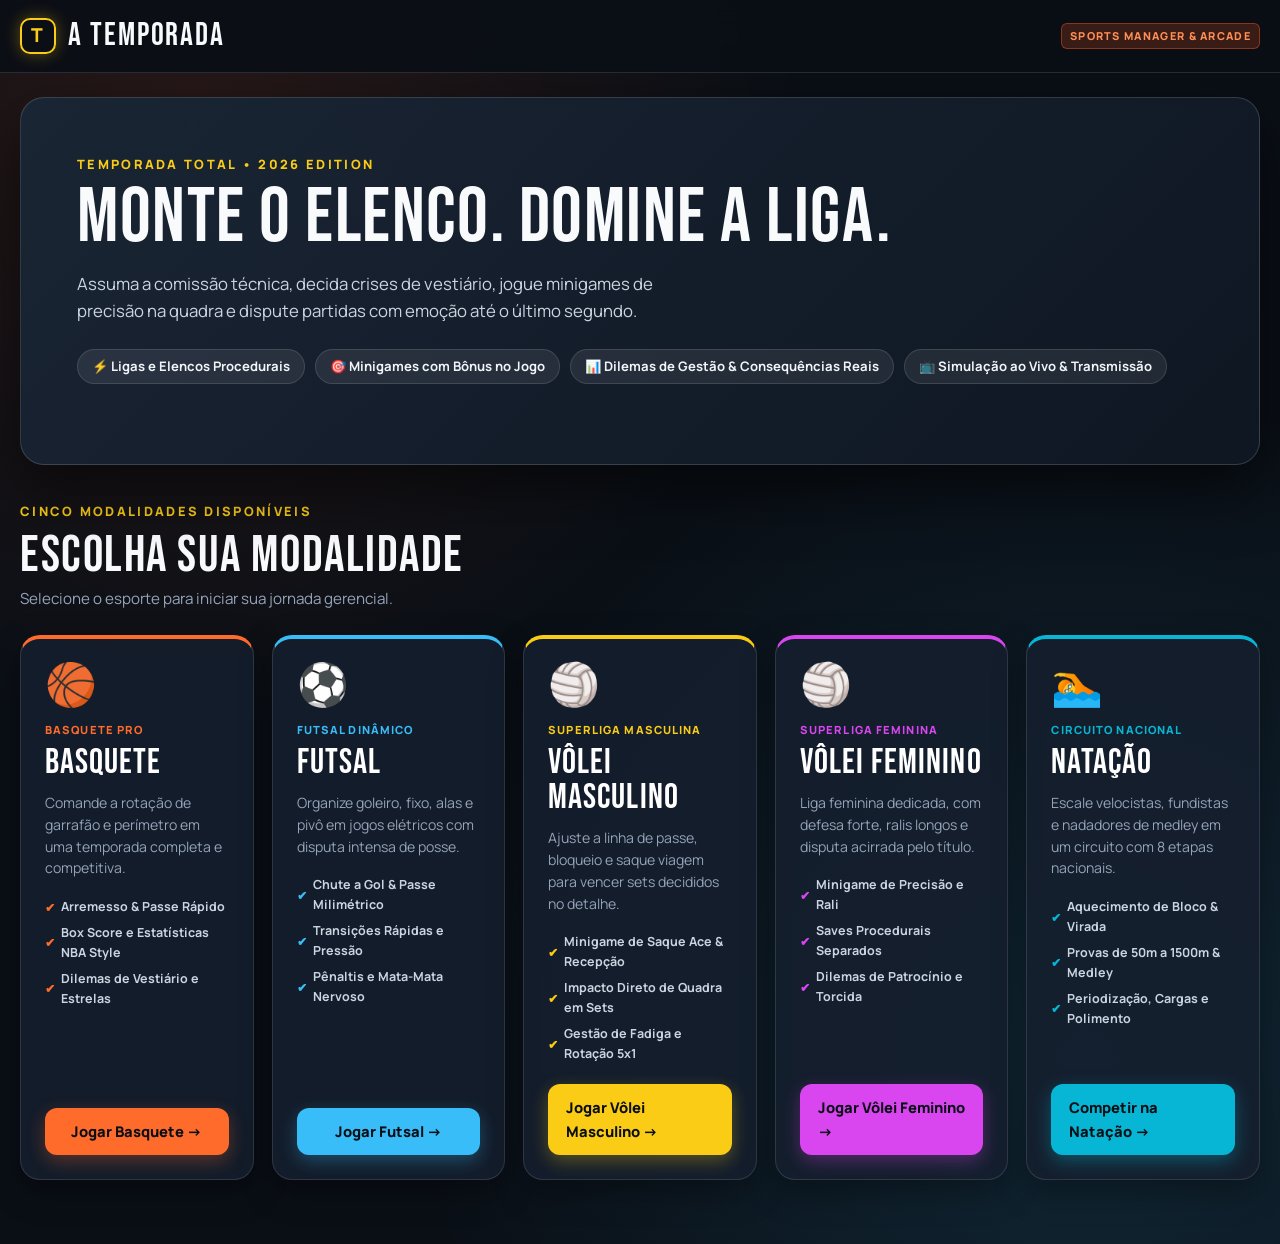
<file: index.html>
<!DOCTYPE html>
<html lang="pt-BR">
<head>
  <meta charset="UTF-8">
  <meta name="viewport" content="width=device-width, initial-scale=1">
  <meta name="theme-color" content="#0a0f16">
  <meta name="description" content="A Temporada — Escolha seu esporte, comande um clube e viva a temporada.">
  <title>A Temporada — Sports Manager & Arcade</title>
  <link rel="preconnect" href="https://fonts.googleapis.com">
  <link rel="preconnect" href="https://fonts.gstatic.com" crossorigin>
  <link href="https://fonts.googleapis.com/css2?family=Bebas+Neue&family=Manrope:wght@400;600;700;800&display=swap" rel="stylesheet">
  <style>
    :root {
      color-scheme: dark;
      --page: #0a0f16;
      --surface: #121924;
      --card-bg: rgba(22, 31, 46, 0.85);
      --text: #f8fafc;
      --muted: #94a3b8;
      --line: rgba(255, 255, 255, 0.12);
      --accent: #ff5a1f;
      --gold: #facc15;
    }
    *, *::before, *::after { box-sizing: border-box; }
    html { scroll-behavior: smooth; }
    body {
      min-width: 280px;
      min-height: 100vh;
      margin: 0;
      color: var(--text);
      background:
        radial-gradient(circle at 15% 10%, rgba(255, 90, 31, 0.12), transparent 38rem),
        radial-gradient(circle at 85% 85%, rgba(56, 189, 248, 0.14), transparent 42rem),
        var(--page);
      font: 400 1rem/1.6 "Manrope", Arial, sans-serif;
    }
    a { color: inherit; text-decoration: none; }
    .shell { width: min(1280px, calc(100% - 40px)); margin-inline: auto; }
    
    /* Topbar */
    .topbar {
      position: sticky; top: 0; z-index: 50;
      border-bottom: 1px solid var(--line);
      background: rgba(10, 15, 22, 0.92);
      backdrop-filter: blur(14px);
    }
    .topbar-inner {
      display: flex; align-items: center; justify-content: space-between;
      min-height: 72px; gap: 20px;
    }
    .brand {
      display: inline-flex; align-items: center; gap: 12px;
      font: 400 2rem/1 "Bebas Neue", Impact, sans-serif;
      letter-spacing: .06em; text-transform: uppercase;
    }
    .brand-mark {
      display: grid; place-items: center; width: 36px; height: 36px;
      border: 2px solid var(--gold); border-radius: 10px; color: var(--gold);
      font: 900 1.2rem/1 "Manrope", Arial, sans-serif;
      box-shadow: 0 0 16px rgba(250, 204, 21, 0.35);
    }
    .brand-tag {
      font-size: .68rem; font-weight: 800; letter-spacing: .12em;
      padding: 3px 8px; border-radius: 6px;
      background: rgba(255, 90, 31, 0.2); color: #ff9055;
      border: 1px solid rgba(255, 90, 31, 0.4);
    }

    /* Hero Principal */
    .hero {
      position: relative; isolation: isolate; overflow: hidden;
      margin-top: 24px; padding: clamp(32px, 5vw, 56px);
      border: 1px solid rgba(255, 255, 255, 0.15); border-radius: 24px;
      background: linear-gradient(135deg, rgba(26, 38, 54, 0.95), rgba(15, 23, 35, 0.98));
      box-shadow: 0 24px 60px rgba(0, 0, 0, 0.55);
    }
    .eyebrow {
      margin: 0 0 8px; color: var(--gold); font-size: .8rem;
      font-weight: 800; letter-spacing: .18em; text-transform: uppercase;
    }
    h1 {
      margin: 0; font: 400 clamp(3.2rem, 6vw, 5.2rem)/0.95 "Bebas Neue", Impact, sans-serif;
      letter-spacing: .02em; text-transform: uppercase;
    }
    .hero-lead {
      max-width: 640px; margin: 16px 0 24px;
      color: #cbd5e1; font-size: 1.05rem; line-height: 1.6;
    }
    .hero-pills {
      display: flex; flex-wrap: wrap; gap: 10px; margin-bottom: 24px;
    }
    .hero-pill {
      display: inline-flex; align-items: center; gap: 6px;
      padding: 6px 14px; border-radius: 99px;
      background: rgba(255, 255, 255, 0.08); border: 1px solid rgba(255, 255, 255, 0.12);
      font-size: .82rem; font-weight: 700; color: #f1f5f9;
    }

    /* Quick Continue Save Banner */
    #quick-continue-box {
      display: none; margin-bottom: 24px;
    }
    .continue-card {
      display: flex; align-items: center; justify-content: space-between; gap: 18px;
      padding: 16px 24px; border-radius: 16px;
      background: linear-gradient(135deg, rgba(250, 204, 21, 0.15), rgba(15, 23, 42, 0.9));
      border: 2px solid var(--gold);
      box-shadow: 0 10px 30px rgba(250, 204, 21, 0.25);
    }
    .continue-info strong {
      display: block; font-size: 1.2rem; color: #ffffff;
    }
    .continue-info span {
      font-size: .85rem; color: var(--gold); font-weight: 700;
    }
    .continue-btn {
      padding: 10px 24px; border-radius: 10px;
      background: var(--gold); color: #0f172a; font-weight: 800; font-size: .95rem;
      border: none; cursor: pointer; transition: transform .2s ease;
    }
    .continue-btn:hover { transform: scale(1.04); }

    /* Modalidades Grid */
    .modalidades { padding-top: 36px; padding-bottom: 64px; }
    .section-title {
      margin: 0 0 6px; font: 400 clamp(2.4rem, 4vw, 3.4rem)/1 "Bebas Neue", Impact, sans-serif;
      letter-spacing: .03em; text-transform: uppercase;
    }
    .section-desc { margin: 0 0 24px; color: var(--muted); font-size: .95rem; }
    
    .mode-grid {
      display: grid; grid-template-columns: repeat(auto-fit, minmax(230px, 1fr)); gap: 18px;
    }
    .mode-card {
      position: relative; display: flex; flex-direction: column;
      padding: 24px; border-radius: 20px;
      background: var(--card-bg);
      border: 1px solid var(--line);
      border-top: 4px solid var(--sport-color);
      box-shadow: 0 12px 32px rgba(0, 0, 0, 0.35);
      transition: transform .22s ease, border-color .22s ease, box-shadow .22s ease;
      cursor: pointer;
    }
    .mode-card:hover {
      transform: translateY(-6px);
      border-color: var(--sport-color);
      box-shadow: 0 20px 45px rgba(0, 0, 0, 0.6), 0 0 24px var(--sport-glow);
    }
    .mode-card--basquete {
      --sport-color: #ff6b2b;
      --sport-glow: rgba(255, 107, 43, 0.3);
    }
    .mode-card--futsal {
      --sport-color: #38bdf8;
      --sport-glow: rgba(56, 189, 248, 0.3);
    }
    .mode-card--volei {
      --sport-color: #facc15;
      --sport-glow: rgba(250, 204, 21, 0.3);
    }
    .mode-card--volei-fem {
      --sport-color: #d946ef;
      --sport-glow: rgba(217, 70, 239, 0.3);
    }
    .mode-card--natacao {
      --sport-color: #06b6d4;
      --sport-glow: rgba(6, 182, 212, 0.35);
    }

    .mode-icon {
      font-size: 2.6rem; line-height: 1; margin-bottom: 16px;
    }
    .mode-tag {
      display: inline-block; font-size: .7rem; font-weight: 800;
      letter-spacing: .1em; text-transform: uppercase;
      color: var(--sport-color); margin-bottom: 6px;
    }
    .mode-card h3 {
      margin: 0; font: 400 2.2rem/1 "Bebas Neue", Impact, sans-serif;
      letter-spacing: .03em; color: #ffffff;
    }
    .mode-card p {
      margin: 12px 0 18px; color: #94a3b8; font-size: .88rem; line-height: 1.55;
    }
    .mode-features {
      list-style: none; padding: 0; margin: 0 0 20px;
      display: grid; gap: 6px;
    }
    .mode-features li {
      font-size: .78rem; font-weight: 700; color: #cbd5e1;
      display: flex; align-items: center; gap: 6px;
    }
    .mode-features li::before {
      content: "✔"; color: var(--sport-color); font-size: .75rem;
    }

    .mode-action-btn {
      margin-top: auto; display: inline-flex; align-items: center; justify-content: center;
      gap: 8px; padding: 12px 18px; border-radius: 12px;
      background: var(--sport-color); color: #0a0f16;
      font-size: .92rem; font-weight: 900;
      box-shadow: 0 6px 18px var(--sport-glow);
      transition: filter .15s ease;
    }
    .mode-card:hover .mode-action-btn { filter: brightness(1.15); }

    @media (max-width: 1080px) {
      .mode-grid { grid-template-columns: repeat(2, minmax(0, 1fr)); }
    }
    @media (max-width: 600px) {
      .mode-grid { grid-template-columns: 1fr; }
      .hero { padding: 24px; }
      .continue-card { flex-direction: column; text-align: center; }
    }
  </style>
</head>
<body>
  <header class="topbar">
    <div class="shell topbar-inner">
      <a class="brand" href="index.html">
        <span class="brand-mark">T</span>
        A Temporada
      </a>
      <span class="brand-tag">SPORTS MANAGER & ARCADE</span>
    </div>
  </header>

  <main class="shell">
    <section class="hero">
      <p class="eyebrow">Temporada Total • 2026 Edition</p>
      <h1>Monte o Elenco. Domine a Liga.</h1>
      <p class="hero-lead">
        Assuma a comissão técnica, decida crises de vestiário, jogue minigames de precisão na quadra e dispute partidas com emoção até o último segundo.
      </p>
      <div class="hero-pills">
        <span class="hero-pill">⚡ Ligas e Elencos Procedurais</span>
        <span class="hero-pill">🎯 Minigames com Bônus no Jogo</span>
        <span class="hero-pill">📊 Dilemas de Gestão & Consequências Reais</span>
        <span class="hero-pill">📺 Simulação ao Vivo & Transmissão</span>
      </div>

      <!-- Banner dinâmico de Carreira Salva -->
      <div id="quick-continue-box">
        <div class="continue-card">
          <div class="continue-info">
            <span>💾 ÚLTIMO PROGRESSO SALVO ENCONTRADO</span>
            <strong id="continue-title">Continuar Carreira</strong>
            <small id="continue-sub">Semana 1 • Dia 1</small>
          </div>
          <a id="continue-link" class="continue-btn" href="#">Retomar Carreira →</a>
        </div>
      </div>
    </section>

    <section class="modalidades" id="modalidades">
      <p class="eyebrow">Cinco Modalidades Disponíveis</p>
      <h2 class="section-title">Escolha sua Modalidade</h2>
      <p class="section-desc">Selecione o esporte para iniciar sua jornada gerencial.</p>

      <div class="mode-grid">
        <!-- Basquete -->
        <a class="mode-card mode-card--basquete" href="temporada-basquete/procedural.html">
          <span class="mode-icon">🏀</span>
          <span class="mode-tag">Basquete Pro</span>
          <h3>Basquete</h3>
          <p>Comande a rotação de garrafão e perímetro em uma temporada completa e competitiva.</p>
          <ul class="mode-features">
            <li>Arremesso & Passe Rápido</li>
            <li>Box Score e Estatísticas NBA Style</li>
            <li>Dilemas de Vestiário e Estrelas</li>
          </ul>
          <span class="mode-action-btn">Jogar Basquete →</span>
        </a>

        <!-- Futsal -->
        <a class="mode-card mode-card--futsal" href="Temporada%20Futsal/procedural.html">
          <span class="mode-icon">⚽</span>
          <span class="mode-tag">Futsal Dinâmico</span>
          <h3>Futsal</h3>
          <p>Organize goleiro, fixo, alas e pivô em jogos elétricos com disputa intensa de posse.</p>
          <ul class="mode-features">
            <li>Chute a Gol & Passe Milimétrico</li>
            <li>Transições Rápidas e Pressão</li>
            <li>Pênaltis e Mata-Mata Nervoso</li>
          </ul>
          <span class="mode-action-btn">Jogar Futsal →</span>
        </a>

        <!-- Vôlei Masculino -->
        <a class="mode-card mode-card--volei" href="temporada-volei/procedural.html">
          <span class="mode-icon">🏐</span>
          <span class="mode-tag">Superliga Masculina</span>
          <h3>Vôlei Masculino</h3>
          <p>Ajuste a linha de passe, bloqueio e saque viagem para vencer sets decididos no detalhe.</p>
          <ul class="mode-features">
            <li>Minigame de Saque Ace & Recepção</li>
            <li>Impacto Direto de Quadra em Sets</li>
            <li>Gestão de Fadiga e Rotação 5x1</li>
          </ul>
          <span class="mode-action-btn">Jogar Vôlei Masculino →</span>
        </a>

        <!-- Vôlei Feminino -->
        <a class="mode-card mode-card--volei-fem" href="temporada-volei-feminino/index.html">
          <span class="mode-icon">🏐</span>
          <span class="mode-tag">Superliga Feminina</span>
          <h3>Vôlei Feminino</h3>
          <p>Liga feminina dedicada, com defesa forte, ralis longos e disputa acirrada pelo título.</p>
          <ul class="mode-features">
            <li>Minigame de Precisão e Rali</li>
            <li>Saves Procedurais Separados</li>
            <li>Dilemas de Patrocínio e Torcida</li>
          </ul>
          <span class="mode-action-btn">Jogar Vôlei Feminino →</span>
        </a>

        <!-- Natação -->
        <a class="mode-card mode-card--natacao" href="temporada-natacao/index.html">
          <span class="mode-icon">🏊</span>
          <span class="mode-tag">Circuito Nacional</span>
          <h3>Natação</h3>
          <p>Escale velocistas, fundistas e nadadores de medley em um circuito com 8 etapas nacionais.</p>
          <ul class="mode-features">
            <li>Aquecimento de Bloco & Virada</li>
            <li>Provas de 50m a 1500m & Medley</li>
            <li>Periodização, Cargas e Polimento</li>
          </ul>
          <span class="mode-action-btn">Competir na Natação →</span>
        </a>
      </div>
    </section>
  </main>

  <script>
    // Detector de saves locais para Continuar Rápido
    (function () {
      try {
        const sportTargets = {
          basquete: "temporada-basquete/procedural.html",
          futsal: "Temporada%20Futsal/procedural.html",
          volei: "temporada-volei/procedural.html",
          "volei-feminino": "temporada-volei-feminino/index.html",
          natacao: "temporada-natacao/index.html"
        };

        const keys = Object.keys(localStorage);
        let latestSave = null;
        let latestTime = 0;
        let saveUrl = "";

        keys.forEach((key) => {
          if (key.startsWith("temporada_total_save_") || key.startsWith("temporada_total_procedural_save")) {
            try {
              const data = JSON.parse(localStorage.getItem(key));
              const updated = new Date(data.updatedAt || data.savedAt || data.createdAt || 0).getTime();
              if (updated > latestTime && (data.userTeam?.name || data.state?.userTeam?.name)) {
                latestTime = updated;
                latestSave = data.state || data;
                const sport = (latestSave.sportId || "basquete");
                const variant = latestSave.sportVariant || "";
                const targetKey = variant === "volei-feminino" ? "volei-feminino" : sport;
                saveUrl = sportTargets[targetKey] || sportTargets.basquete;
              }
            } catch (_) {}
          }
        });

        // Suporte para save da carreira de Natação
        const natKey = "temporada-total-natacao-v4";
        const natRaw = localStorage.getItem(natKey) || localStorage.getItem("temporada-total-natacao-v3");
        if (natRaw) {
          try {
            const natData = JSON.parse(natRaw);
            if (natData && (natData.teamName || (natData.selectedIds && natData.selectedIds.length))) {
              const stageNum = natData.season ? (natData.season.currentMeetIndex + 1) : 1;
              const natTime = natData.savedAt ? new Date(natData.savedAt).getTime() : 1;
              if (natTime > latestTime) {
                latestTime = natTime;
                latestSave = {
                  userTeam: { name: natData.teamName || "Equipe de Natação" },
                  currentWeek: stageNum,
                  currentDay: 1,
                  sportId: "natacao"
                };
                saveUrl = sportTargets.natacao;
              }
            }
          } catch (_) {}
        }

        if (latestSave && saveUrl) {
          const box = document.getElementById("quick-continue-box");
          const title = document.getElementById("continue-title");
          const sub = document.getElementById("continue-sub");
          const link = document.getElementById("continue-link");

          const teamName = latestSave.userTeam?.name || "Seu Clube";
          const week = latestSave.currentWeek || 1;
          const day = latestSave.currentDay || 1;
          const sportLabel = (latestSave.sportId || "esporte").toUpperCase();

          title.textContent = `Continuar com ${teamName} (${sportLabel})`;
          sub.textContent = `Semana ${week} • Dia ${day}`;
          link.href = saveUrl;
          box.style.display = "block";
        }
      } catch (err) {
        console.warn("Save detection notice:", err);
      }
    })();
  </script>
</body>
</html>
</file>
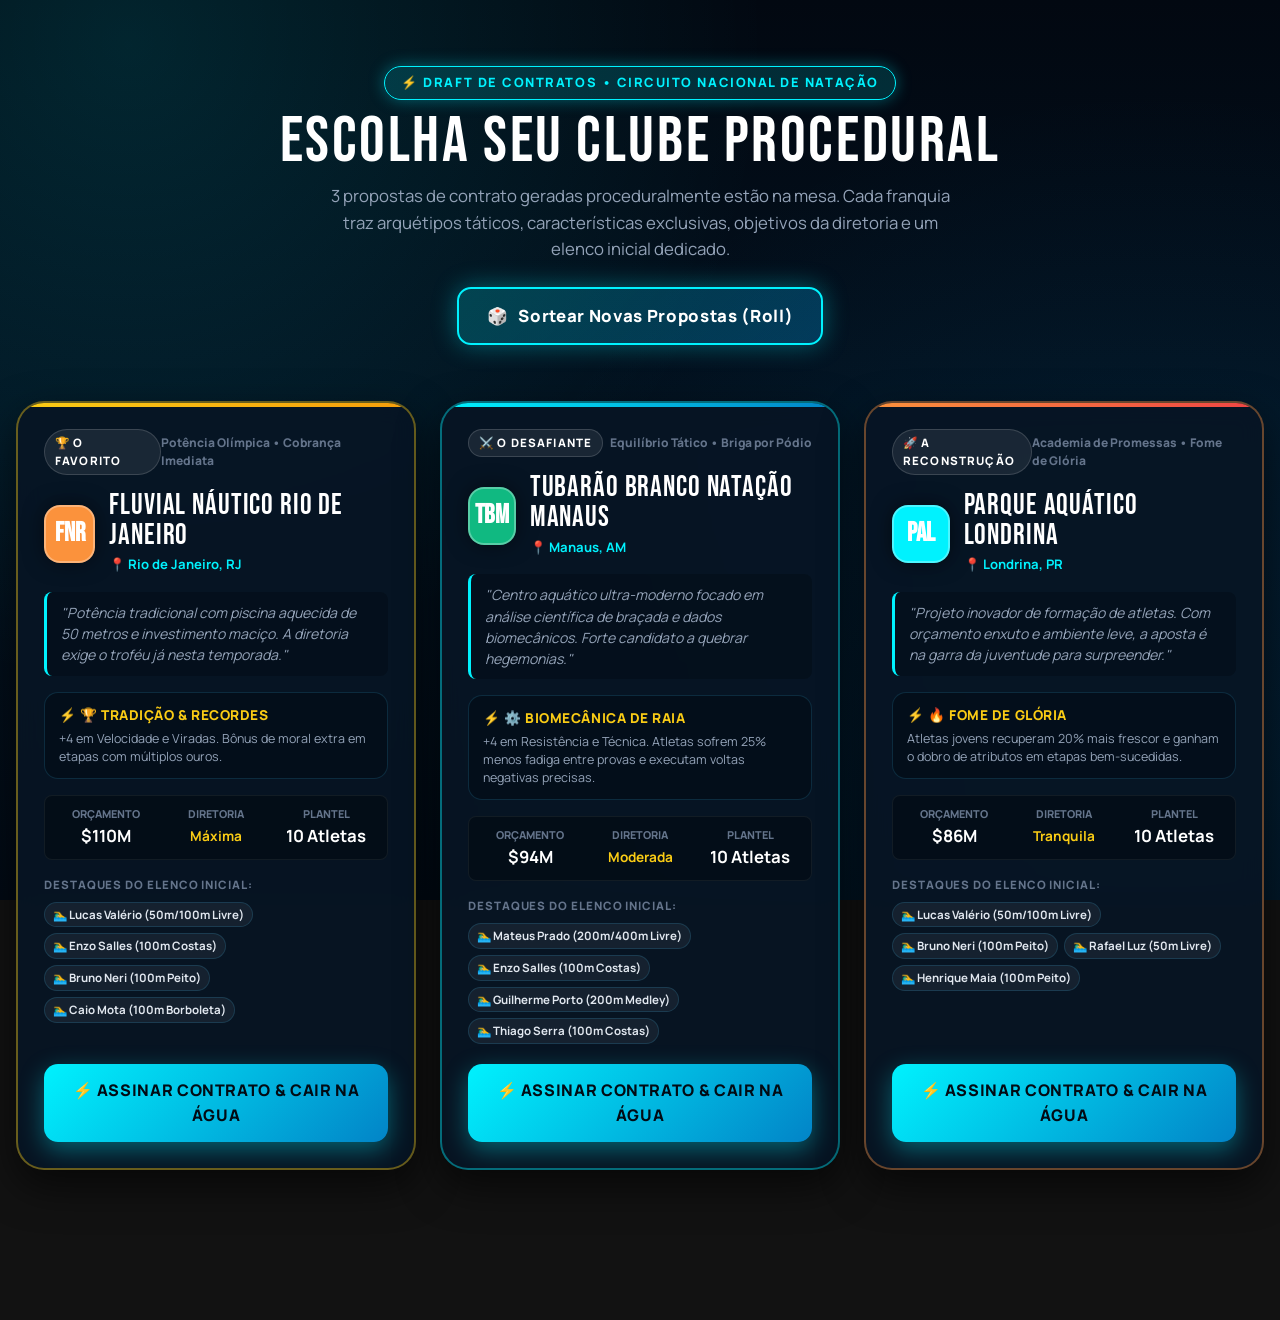
<file: temporada-natacao/index.html>
<!DOCTYPE html>
<html lang="pt-BR">
<head>
  <meta charset="UTF-8">
  <meta name="viewport" content="width=device-width, initial-scale=1.0">
  <meta name="theme-color" content="#020b14">
  <title>A Temporada | Natação - Circuito Nacional de Alta Performance</title>
  <meta name="description" content="Comande seu clube de natação no circuito nacional brasileiro. Escale atletas nas 16 provas olímpicas, defina táticas de passagem e assista às transmissões ao vivo na piscina.">
  <link rel="preconnect" href="https://fonts.googleapis.com">
  <link rel="preconnect" href="https://fonts.gstatic.com" crossorigin>
  <link href="https://fonts.googleapis.com/css2?family=Bebas+Neue&family=Manrope:wght@400;600;700;800;900&display=swap" rel="stylesheet">
  <link rel="stylesheet" href="styles.css">
</head>
<body>
  <div class="swim-page-shell">
    <!-- ====================================================================
         TELA 0: DRAFT PROCEDURAL DE CLUBES (ESTILO ROLL -> BUILD -> PLAY)
         ==================================================================== -->
    <section id="swim-draft-screen" class="arcade-draft-screen" style="display:none;">
      <div class="arcade-draft-hero">
        <div class="arcade-draft-pill-tag">⚡ DRAFT DE CONTRATOS • CIRCUITO NACIONAL DE NATAÇÃO</div>
        <h1 class="arcade-draft-title">ESCOLHA SEU CLUBE PROCEDURAL</h1>
        <p class="arcade-draft-subtitle">
          3 propostas de contrato geradas proceduralmente estão na mesa. Cada franquia traz arquétipos táticos, características exclusivas, objetivos da diretoria e um elenco inicial dedicado.
        </p>

        <div class="arcade-draft-quick-bar">
          <button type="button" class="arcade-btn-roll" id="btn-roll-proposals">
            <span>🎲</span> Sortear Novas Propostas (Roll)
          </button>
        </div>
      </div>

      <!-- Grid com as 3 Propostas Procedurais -->
      <div class="arcade-proposals-grid" id="draft-proposals-grid">
        <!-- Renderizado dinamicamente via script.js -->
      </div>
    </section>

    <!-- Topbar com Identidade do Clube e Vitais -->
    <header class="swim-topbar" id="swim-main-topbar">
      <div class="swim-brand-block">
        <a href="../index.html" class="swim-back-btn">
          <span>←</span> Trocar de Modalidade
        </a>
        <button type="button" class="swim-topbar-action-btn" id="btn-topbar-new-draft" title="Iniciar nova carreira com clubes procedurais">
          <span>🔄</span> Trocar Clube
        </button>
        <div class="swim-club-badge">
          <div class="club-crest" id="club-crest-display">MTC</div>
          <div class="club-meta">
            <strong id="club-name-display">Minas Tênis Clube</strong>
            <span id="club-city-display">Belo Horizonte, MG</span>
          </div>
        </div>
      </div>

      <!-- Termômetro de Gestão -->
      <div class="swim-vitals-strip">
        <div class="vital-chip">
          <span class="vital-icon">💰</span>
          <div class="vital-info">
            <span class="vital-label">Orçamento</span>
            <strong class="vital-value" id="vital-budget-value">$95M</strong>
          </div>
        </div>
        <div class="vital-chip">
          <span class="vital-icon">🔥</span>
          <div class="vital-info">
            <span class="vital-label">Moral do Grupo</span>
            <strong class="vital-value" id="vital-morale-value">85%</strong>
          </div>
        </div>
        <div class="vital-chip">
          <span class="vital-icon">🤝</span>
          <div class="vital-info">
            <span class="vital-label">Química</span>
            <strong class="vital-value" id="vital-chem-value">80%</strong>
          </div>
        </div>
        <div class="vital-chip">
          <span class="vital-icon">📅</span>
          <div class="vital-info">
            <span class="vital-label">Etapa</span>
            <strong class="vital-value" id="vital-stage-value">1 / 8</strong>
          </div>
        </div>
      </div>
    </header>

    <!-- Barra de Navegação em Pills -->
    <nav class="swim-nav-bar" id="swim-main-nav-bar" aria-label="Navegação da Carreira">
      <button type="button" class="swim-nav-pill is-active" data-tab="arena">
        🏊 Arena da Etapa
      </button>
      <button type="button" class="swim-nav-pill" data-tab="roster">
        👥 Nadadores & Centro de Treino
      </button>
      <button type="button" class="swim-nav-pill" data-tab="circuit">
        🏆 Circuito & Pódio
      </button>
      <button type="button" class="swim-nav-pill" data-tab="story">
        📜 Crônicas & Bastidores
      </button>
    </nav>

    <!-- ====================================================================
         ABA 1: ARENA DA ETAPA (ESCALAÇÃO, TÁTICA E DISPUTA)
         ==================================================================== -->
    <main id="tab-arena" class="swim-tab-panel is-active">
      <!-- Hero da Etapa Atual -->
      <section class="stage-hero-banner">
        <div>
          <p class="stage-eyebrow" id="stage-hero-week">Semana 1 • Circuito Nacional</p>
          <h2 class="stage-hero-title" id="stage-hero-title">Troféu Abertura</h2>
          <p class="stage-desc" id="stage-hero-desc">
            Piscina em nível do mar, águas rápidas e atmosfera elétrica para abrir o calendário nacional. Escale 2 nadadores por prova e defina as táticas de passagem para disputar as medalhas.
          </p>

          <div class="stage-action-bar">
            <button type="button" class="swim-action-btn swim-action-btn--primary" id="btn-live-race">
              📺 Transmissão ao Vivo da Etapa
            </button>
            <button type="button" class="swim-action-btn swim-action-btn--secondary" id="btn-fast-sim">
              ⚡ Simulação Rápida
            </button>
            <button type="button" class="swim-action-btn swim-action-btn--gold" id="btn-warmup-arcade">
              🎯 Aquecimento no Bloco (-0.25s)
            </button>
          </div>
        </div>

        <aside class="stage-side-card">
          <div class="side-card-metric">
            <span>Sede da Disputa</span>
            <strong id="stage-hero-city">Santos, SP</strong>
          </div>
          <div class="side-card-metric">
            <span>Piscina Olímpica</span>
            <strong>50 Metros • 8 Raias</strong>
          </div>
          <div class="side-card-metric">
            <span>Pontuação Máxima</span>
            <strong style="color:var(--cyan-neon);">324 Pontos em Disputa</strong>
          </div>
        </aside>
      </section>

      <!-- Banner de Aquecimento Ativo -->
      <div id="arena-buff-banner-container"></div>

      <!-- Monitor de Carga Visual (Workload Strip) -->
      <section class="workload-strip-container">
        <div class="workload-strip-header">
          <div class="workload-title-box">
            <strong>Monitor de Carga do Plantel (Máximo 4 Provas/Atleta)</strong>
            <span>Clique em qualquer nadador para filtrar suas provas inscritas ou inspecionar condição física</span>
          </div>
          <div class="workload-summary-pills">
            <span class="workload-stat-pill" id="workload-assigned-counter">Inscrições: 36 / 36</span>
          </div>
        </div>
        <div class="workload-swimmer-chips" id="workload-chips-container">
          <!-- Chips interativos dos 10 nadadores -->
        </div>
      </section>

      <!-- Controles Táticos e Filtros de Categoria -->
      <section class="tactical-controls-row">
        <div class="event-category-filters" id="event-category-filters">
          <button type="button" class="event-cat-btn is-active" data-category="todas">
            🌐 Todas as Provas (18)
          </button>
          <button type="button" class="event-cat-btn" data-category="velocidade">
            ⚡ Tiros Curtos (50m/100m)
          </button>
          <button type="button" class="event-cat-btn" data-category="fundo">
            🌊 Fundo & Meio-Fundo (200m+)
          </button>
          <button type="button" class="event-cat-btn" data-category="estilos">
            🛡️ Costas & Peito
          </button>
          <button type="button" class="event-cat-btn" data-category="medley">
            🔄 Medley (4 Estilos)
          </button>
        </div>

        <div class="tactical-quick-actions">
          <button type="button" class="btn-tactical-action btn-tactical-action--auto" id="btn-auto-lineup" title="Distribui automaticamente os melhores nadadores em cada prova">
            <span>⚡</span> Escalação Automática dos Especialistas
          </button>
          <button type="button" class="btn-tactical-action" id="btn-optimize-tactics" title="Ajusta o ritmo ideal de nado para cada distância">
            <span>🎯</span> Otimizar Ritmo
          </button>
          <button type="button" class="btn-tactical-action btn-tactical-action--danger" id="btn-clear-lineup" title="Limpar todas as vagas para escalar manualmente">
            <span>🧹</span> Limpar
          </button>
        </div>
      </section>

      <!-- Quadro Oficial de Raia e Inscrições (Cards Interativos) -->
      <section class="events-section">
        <div class="events-accordion-grid" id="events-tactical-grid">
          <!-- 18 Provas com slots visuais interativos (sem selects crus) -->
        </div>
      </section>
    </main>

    <!-- ====================================================================
         ABA 2: PLANTEL DE NADADORES & TREINO
         ==================================================================== -->
    <section id="tab-roster" class="swim-tab-panel">
      <div class="section-headline">
        <h3>Elenco de Nadadores do Clube</h3>
        <span class="section-sub">Especialidades, atributos de nado, nível de frescor e histórico de medalhas</span>
      </div>
      <div class="swimmer-cards-grid" id="swimmer-cards-grid">
        <!-- Cards dos 10 nadadores -->
      </div>
    </section>

    <!-- ====================================================================
         ABA 3: CIRCUITO GERAL & MEDALHAS
         ==================================================================== -->
    <section id="tab-circuit" class="swim-tab-panel">
      <div class="section-headline">
        <h3>Quadro Oficial de Medalhas & Classificação Geral</h3>
        <span class="section-sub">Pontuação acumulada ao longo das 8 etapas do Circuito Brasileiro</span>
      </div>
      <table class="circuit-standings-table">
        <thead>
          <tr>
            <th>Pos</th>
            <th>Clube</th>
            <th>🥇 Ouro</th>
            <th>🥈 Prata</th>
            <th>🥉 Bronze</th>
            <th>Pontos Totais</th>
          </tr>
        </thead>
        <tbody id="circuit-standings-body">
          <!-- Classificação dos clubes -->
        </tbody>
      </table>
    </section>

    <!-- ====================================================================
         ABA 4: CRÔNICAS & DECISÕES
         ==================================================================== -->
    <section id="tab-story" class="swim-tab-panel">
      <div class="section-headline">
        <h3>Crônicas & Dilemas de Bastidores</h3>
        <span class="section-sub">Decisões táticas, diretoria, fisiologia e crises que impactam a temporada</span>
      </div>
      <div id="dilemma-container">
        <!-- Dilema ativo renderizado -->
      </div>
    </section>
  </div>

  <!-- Modal Seletor Inteligente de Nadador (Pop-up ágil ao clicar no slot) -->
  <div id="swim-picker-modal" class="swim-picker-overlay" style="display:none;">
    <div class="swim-picker-box">
      <div class="swim-picker-header">
        <div>
          <h3 id="picker-modal-title">Escalar Atleta na Prova</h3>
          <span id="picker-modal-sub">Selecione o nadador mais veloz para disputar as medalhas</span>
        </div>
        <button type="button" class="swim-picker-close" id="btn-close-picker">✕</button>
      </div>
      <div class="picker-candidates-list" id="picker-candidates-container">
        <!-- Candidatos ordenados por tempo projetado -->
      </div>
    </div>
  </div>

  <!-- Modal da Transmissão da Piscina ao Vivo (Canvas 2D 60fps) -->
  <div id="swim-live-modal" class="swim-podium-overlay" style="display:none;">
    <div id="swim-live-modal-mount" style="width:min(1100px, 98%); margin:0 auto;"></div>
  </div>

  <!-- Modal do Minijogo Arcade -->
  <div id="natacao-minigame-modal" class="swim-podium-overlay" style="display:none;">
    <div style="width:min(760px, 95%); background:#071524; border:2px solid var(--cyan-neon); border-radius:24px; padding:24px; box-shadow:0 0 35px var(--cyan-glow);">
      <div id="natacao-minigame-container"></div>
    </div>
  </div>

  <!-- Scripts -->
  <script src="../shared/minigames-engine.js"></script>
  <script src="swim-arena-live.js"></script>
  <script src="script.js"></script>
</body>
</html>
</file>
<file: temporada-natacao/styles.css>
/* ==========================================================================
   A TEMPORADA - NATAÇÃO: CIRCUITO BRASILEIRO DE ALTA PERFORMANCE
   Design System Cyber-Aquatic & Olympic Arena
   ========================================================================== */

:root {
  color-scheme: dark;
  --bg-deep: #020b14;
  --bg-surface: #071524;
  --bg-card: rgba(10, 25, 42, 0.88);
  --bg-card-hover: rgba(15, 36, 60, 0.95);
  --line: rgba(56, 189, 248, 0.16);
  --line-strong: rgba(56, 189, 248, 0.35);
  
  --text: #f0f9ff;
  --text-muted: #94a3b8;
  --text-dim: #64748b;
  
  --cyan-neon: #00f2fe;
  --cyan-glow: rgba(0, 242, 254, 0.35);
  --blue-ocean: #0284c7;
  --blue-deep: #0369a1;
  
  --gold: #facc15;
  --gold-glow: rgba(250, 204, 21, 0.4);
  --silver: #e2e8f0;
  --bronze: #d97706;
  
  --danger: #f43f5e;
  --success: #10b981;
  --warning: #fbbf24;
  
  --radius-sm: 8px;
  --radius-md: 14px;
  --radius-lg: 20px;
  --radius-xl: 28px;
  
  --shadow-main: 0 20px 50px rgba(0, 0, 0, 0.65);
  --shadow-glow: 0 0 30px var(--cyan-glow);
}

*, *::before, *::after {
  box-sizing: border-box;
}

html {
  scroll-behavior: smooth;
}

body {
  margin: 0;
  min-height: 100vh;
  color: var(--text);
  font-family: "Manrope", -apple-system, BlinkMacSystemFont, "Segoe UI", Roboto, sans-serif;
  background:
    radial-gradient(circle at 10% 5%, rgba(0, 242, 254, 0.12), transparent 40rem),
    radial-gradient(circle at 90% 90%, rgba(2, 132, 199, 0.14), transparent 45rem),
    linear-gradient(180deg, #020811 0%, #031220 50%, #020a14 100%);
  background-attachment: fixed;
  line-height: 1.55;
  -webkit-font-smoothing: antialiased;
}

button, input, select {
  font: inherit;
}

a {
  color: inherit;
  text-decoration: none;
}

/* Container Universal */
.swim-page-shell {
  width: min(1440px, calc(100vw - 32px));
  margin: 0 auto;
  padding: 16px 0 60px;
}

/* ==========================================================================
   TOPBAR & CLUB VITALS
   ========================================================================== */
.swim-topbar {
  display: flex;
  align-items: center;
  justify-content: space-between;
  gap: 16px;
  padding: 14px 24px;
  margin-bottom: 20px;
  border-radius: var(--radius-lg);
  background: rgba(7, 21, 36, 0.88);
  border: 1px solid var(--line);
  backdrop-filter: blur(14px);
  box-shadow: 0 8px 32px rgba(0, 0, 0, 0.45);
}

.swim-brand-block {
  display: flex;
  align-items: center;
  gap: 14px;
}

.swim-back-btn {
  display: inline-flex;
  align-items: center;
  gap: 6px;
  padding: 8px 14px;
  border-radius: 99px;
  background: rgba(255, 255, 255, 0.06);
  border: 1px solid var(--line);
  color: var(--cyan-neon);
  font-weight: 800;
  font-size: 0.82rem;
  letter-spacing: 0.04em;
  transition: all 0.2s ease;
}

.swim-back-btn:hover {
  background: rgba(0, 242, 254, 0.15);
  border-color: var(--cyan-neon);
  transform: translateX(-3px);
}

.swim-club-badge {
  display: flex;
  align-items: center;
  gap: 12px;
}

.club-crest {
  width: 44px;
  height: 44px;
  border-radius: 12px;
  display: grid;
  place-items: center;
  font: 900 1.25rem/1 "Bebas Neue", Impact, sans-serif;
  color: #fff;
  border: 2px solid rgba(255, 255, 255, 0.25);
  box-shadow: 0 0 16px rgba(0, 242, 254, 0.3);
}

.club-meta strong {
  display: block;
  font-size: 1.15rem;
  line-height: 1.1;
  color: #fff;
}

.club-meta span {
  font-size: 0.76rem;
  font-weight: 700;
  color: var(--cyan-neon);
  letter-spacing: 0.08em;
  text-transform: uppercase;
}

/* Termômetro e Vitais */
.swim-vitals-strip {
  display: flex;
  align-items: center;
  gap: 12px;
}

.vital-chip {
  display: flex;
  align-items: center;
  gap: 8px;
  padding: 6px 14px;
  border-radius: var(--radius-sm);
  background: rgba(2, 18, 32, 0.85);
  border: 1px solid var(--line);
}

.vital-chip .vital-icon {
  font-size: 1.05rem;
}

.vital-chip .vital-info {
  display: flex;
  flex-direction: column;
}

.vital-chip .vital-label {
  font-size: 0.65rem;
  font-weight: 800;
  text-transform: uppercase;
  color: var(--text-dim);
  letter-spacing: 0.06em;
}

.vital-chip .vital-value {
  font-size: 0.95rem;
  font-weight: 800;
  color: #fff;
  line-height: 1;
}

/* ==========================================================================
   NAVIGATION PILLS
   ========================================================================== */
.swim-nav-bar {
  display: flex;
  gap: 10px;
  margin-bottom: 24px;
  overflow-x: auto;
  padding-bottom: 4px;
}

.swim-nav-pill {
  display: inline-flex;
  align-items: center;
  gap: 8px;
  padding: 10px 20px;
  border-radius: 99px;
  background: rgba(10, 25, 42, 0.7);
  border: 1px solid var(--line);
  color: var(--text-muted);
  font-size: 0.9rem;
  font-weight: 800;
  cursor: pointer;
  white-space: nowrap;
  transition: all 0.2s cubic-bezier(0.16, 1, 0.3, 1);
}

.swim-nav-pill:hover {
  background: rgba(15, 36, 60, 0.9);
  color: #fff;
  border-color: var(--line-strong);
  transform: translateY(-2px);
}

.swim-nav-pill.is-active {
  background: linear-gradient(135deg, rgba(0, 242, 254, 0.25), rgba(2, 132, 199, 0.35));
  border-color: var(--cyan-neon);
  color: #fff;
  box-shadow: 0 0 20px var(--cyan-glow);
}

.swim-nav-pill .pill-badge {
  padding: 2px 7px;
  border-radius: 99px;
  background: var(--gold);
  color: #020b14;
  font-size: 0.7rem;
  font-weight: 900;
}

/* ==========================================================================
   TAB PANELS
   ========================================================================== */
.swim-tab-panel {
  display: none;
  animation: fadeIn 0.24s ease-out;
}

.swim-tab-panel.is-active {
  display: block;
}

@keyframes fadeIn {
  from { opacity: 0; transform: translateY(6px); }
  to { opacity: 1; transform: translateY(0); }
}

/* ==========================================================================
   HERO / BANNER DA ETAPA
   ========================================================================== */
.stage-hero-banner {
  display: grid;
  grid-template-columns: minmax(0, 1.8fr) minmax(280px, 1fr);
  gap: 20px;
  padding: 26px 30px;
  margin-bottom: 24px;
  border-radius: var(--radius-xl);
  background:
    radial-gradient(circle at top right, rgba(0, 242, 254, 0.15), transparent 40%),
    linear-gradient(135deg, rgba(8, 26, 44, 0.95), rgba(4, 15, 26, 0.98));
  border: 1px solid var(--line-strong);
  box-shadow: var(--shadow-main);
}

.stage-eyebrow {
  margin: 0 0 6px;
  font-size: 0.78rem;
  font-weight: 900;
  letter-spacing: 0.15em;
  text-transform: uppercase;
  color: var(--cyan-neon);
}

.stage-hero-title {
  margin: 0 0 10px;
  font: 400 clamp(2.4rem, 4.5vw, 3.8rem)/0.95 "Bebas Neue", Impact, sans-serif;
  letter-spacing: 0.03em;
  text-transform: uppercase;
  color: #fff;
}

.stage-desc {
  margin: 0 0 18px;
  color: var(--text-muted);
  font-size: 0.96rem;
  max-width: 65ch;
  line-height: 1.6;
}

.stage-action-bar {
  display: flex;
  flex-wrap: wrap;
  gap: 12px;
}

.stage-side-card {
  display: flex;
  flex-direction: column;
  justify-content: space-between;
  padding: 20px;
  border-radius: var(--radius-lg);
  background: rgba(3, 14, 25, 0.75);
  border: 1px solid var(--line);
}

.side-card-metric {
  display: flex;
  flex-direction: column;
  margin-bottom: 12px;
}

.side-card-metric span {
  font-size: 0.75rem;
  font-weight: 800;
  text-transform: uppercase;
  color: var(--text-muted);
}

.side-card-metric strong {
  font-size: 1.6rem;
  color: var(--gold);
  line-height: 1.1;
}

/* Botões de Ação da Etapa */
.swim-action-btn {
  display: inline-flex;
  align-items: center;
  justify-content: center;
  gap: 8px;
  padding: 12px 24px;
  border-radius: var(--radius-md);
  font-weight: 900;
  font-size: 0.95rem;
  letter-spacing: 0.02em;
  cursor: pointer;
  border: none;
  transition: all 0.2s cubic-bezier(0.16, 1, 0.3, 1);
}

.swim-action-btn:disabled {
  opacity: 0.45;
  cursor: not-allowed;
  pointer-events: none;
}

.swim-action-btn--primary {
  background: linear-gradient(135deg, var(--cyan-neon), var(--blue-ocean));
  color: #020b14;
  box-shadow: 0 6px 20px var(--cyan-glow);
}

.swim-action-btn--primary:hover {
  transform: translateY(-2px);
  filter: brightness(1.12);
  box-shadow: 0 10px 28px var(--cyan-glow);
}

.swim-action-btn--secondary {
  background: rgba(255, 255, 255, 0.08);
  border: 1px solid var(--line);
  color: #fff;
}

.swim-action-btn--secondary:hover {
  background: rgba(255, 255, 255, 0.14);
  border-color: var(--cyan-neon);
  transform: translateY(-2px);
}

.swim-action-btn--gold {
  background: linear-gradient(135deg, var(--gold), #f59e0b);
  color: #020b14;
  box-shadow: 0 6px 20px var(--gold-glow);
}

.swim-action-btn--gold:hover {
  transform: translateY(-2px);
  filter: brightness(1.1);
}

/* ==========================================================================
   EVENT GRID & TACTICAL LINEUP
   ========================================================================== */
.section-headline {
  display: flex;
  align-items: center;
  justify-content: space-between;
  margin: 0 0 18px;
}

.section-headline h3 {
  margin: 0;
  font: 400 1.9rem/1 "Bebas Neue", Impact, sans-serif;
  letter-spacing: 0.04em;
  text-transform: uppercase;
  color: #fff;
}

.section-headline .section-sub {
  font-size: 0.85rem;
  color: var(--text-muted);
}

.events-accordion-grid {
  display: grid;
  grid-template-columns: repeat(auto-fill, minmax(320px, 1fr));
  gap: 16px;
  margin-bottom: 30px;
}

.event-tactical-card {
  padding: 18px;
  border-radius: var(--radius-lg);
  background: var(--bg-card);
  border: 1px solid var(--line);
  transition: all 0.2s ease;
}

.event-tactical-card:hover {
  border-color: var(--line-strong);
  background: var(--bg-card-hover);
  transform: translateY(-3px);
  box-shadow: 0 12px 30px rgba(0, 0, 0, 0.4);
}

.event-card-head {
  display: flex;
  align-items: center;
  justify-content: space-between;
  margin-bottom: 8px;
}

.event-badge {
  font-size: 0.68rem;
  font-weight: 900;
  letter-spacing: 0.08em;
  text-transform: uppercase;
  padding: 3px 8px;
  border-radius: 6px;
  background: rgba(0, 242, 254, 0.15);
  color: var(--cyan-neon);
  border: 1px solid rgba(0, 242, 254, 0.3);
}

.event-name {
  margin: 0;
  font: 400 1.5rem/1 "Bebas Neue", Impact, sans-serif;
  letter-spacing: 0.03em;
  color: #fff;
}

.event-records-line {
  font-size: 0.76rem;
  color: var(--text-muted);
  margin-bottom: 14px;
}

.event-records-line strong {
  color: #e2e8f0;
}

/* Slots de Inscrição e Tática */
.entry-slot-box {
  display: flex;
  flex-direction: column;
  gap: 6px;
  padding: 10px 12px;
  margin-bottom: 10px;
  border-radius: var(--radius-sm);
  background: rgba(2, 10, 18, 0.6);
  border: 1px solid rgba(255, 255, 255, 0.08);
}

.entry-slot-header {
  display: flex;
  align-items: center;
  justify-content: space-between;
  font-size: 0.72rem;
  font-weight: 800;
  color: var(--text-dim);
  text-transform: uppercase;
}

.entry-select-row {
  display: flex;
  gap: 8px;
}

.entry-swimmer-select,
.entry-strategy-select {
  padding: 8px 12px;
  border-radius: 8px;
  background: #091724;
  border: 1px solid var(--line);
  color: #fff;
  font-size: 0.85rem;
  font-weight: 700;
  cursor: pointer;
  outline: none;
}

.entry-swimmer-select {
  flex: 1.5;
}

.entry-strategy-select {
  flex: 1;
}

.entry-swimmer-select:focus,
.entry-strategy-select:focus {
  border-color: var(--cyan-neon);
}

/* ==========================================================================
   WORKLOAD RADAR (CARGA SEMANAL DOS 10 NADADORES)
   ========================================================================== */
.workload-monitor-panel {
  padding: 22px;
  border-radius: var(--radius-xl);
  background: var(--bg-card);
  border: 1px solid var(--line);
  margin-bottom: 30px;
}

.swimmer-workload-grid {
  display: grid;
  grid-template-columns: repeat(auto-fill, minmax(240px, 1fr));
  gap: 12px;
}

.workload-card {
  display: flex;
  align-items: center;
  gap: 12px;
  padding: 12px 16px;
  border-radius: var(--radius-md);
  background: rgba(3, 14, 25, 0.65);
  border: 1px solid rgba(255, 255, 255, 0.08);
}

.workload-card.is-overloaded {
  border-color: var(--danger);
  background: rgba(244, 63, 94, 0.12);
}

.swimmer-cap-icon {
  width: 36px;
  height: 36px;
  border-radius: 50%;
  display: grid;
  place-items: center;
  font-size: 1.2rem;
  background: rgba(0, 242, 254, 0.2);
  border: 1px solid var(--cyan-neon);
}

.workload-info {
  flex: 1;
}

.workload-info strong {
  display: block;
  font-size: 0.9rem;
  color: #fff;
  line-height: 1.1;
}

.workload-info span {
  font-size: 0.74rem;
  color: var(--text-muted);
}

.workload-pills {
  display: flex;
  align-items: center;
  gap: 6px;
}

.freshness-meter {
  font-size: 0.75rem;
  font-weight: 900;
  padding: 3px 8px;
  border-radius: 99px;
  background: rgba(16, 185, 129, 0.2);
  color: var(--success);
  border: 1px solid rgba(16, 185, 129, 0.4);
}

.freshness-meter.warn {
  background: rgba(251, 191, 36, 0.2);
  color: var(--warning);
  border-color: rgba(251, 191, 36, 0.4);
}

.freshness-meter.bad {
  background: rgba(244, 63, 94, 0.2);
  color: var(--danger);
  border-color: rgba(244, 63, 94, 0.4);
}

/* ==========================================================================
   LIVE RACE ARENA (TRANSMISSÃO AO VIVO COM CANVAS 2D)
   ========================================================================== */
.swim-live-shell {
  border-radius: var(--radius-xl);
  background: #020a14;
  border: 2px solid var(--line-strong);
  overflow: hidden;
  box-shadow: 0 25px 60px rgba(0, 0, 0, 0.8), 0 0 30px var(--cyan-glow);
}

.swim-live-header {
  display: flex;
  align-items: center;
  justify-content: space-between;
  padding: 18px 24px;
  background: rgba(7, 21, 36, 0.95);
  border-bottom: 1px solid var(--line);
}

.swim-meet-badge {
  font-size: 0.75rem;
  font-weight: 800;
  text-transform: uppercase;
  color: var(--gold);
  letter-spacing: 0.1em;
}

.swim-event-title {
  margin: 2px 0 6px;
  font: 400 clamp(1.8rem, 3.5vw, 2.6rem)/1 "Bebas Neue", Impact, sans-serif;
  letter-spacing: 0.03em;
  color: #fff;
}

.swim-record-strip {
  display: flex;
  align-items: center;
  gap: 16px;
  font-size: 0.82rem;
  color: var(--text-muted);
}

.swim-record-strip strong {
  color: #fff;
}

.swim-live-timer {
  margin-left: 12px;
  color: var(--cyan-neon);
}

.swim-live-timer strong {
  font-family: "Bebas Neue", Impact, monospace;
  font-size: 1.3rem;
  color: var(--cyan-neon);
  letter-spacing: 0.06em;
}

.swim-live-controls {
  display: flex;
  align-items: center;
  gap: 10px;
}

.swim-ctrl-btn {
  padding: 8px 16px;
  border-radius: 10px;
  background: rgba(255, 255, 255, 0.08);
  border: 1px solid var(--line);
  color: #fff;
  font-size: 0.82rem;
  font-weight: 800;
  cursor: pointer;
  transition: all 0.2s ease;
}

.swim-ctrl-btn:hover {
  background: rgba(255, 255, 255, 0.15);
  border-color: var(--cyan-neon);
}

.swim-speed-selector {
  display: flex;
  background: rgba(0, 0, 0, 0.4);
  border-radius: 99px;
  border: 1px solid var(--line);
  padding: 2px;
}

.swim-speed-pill {
  padding: 4px 12px;
  border-radius: 99px;
  border: none;
  background: transparent;
  color: var(--text-muted);
  font-size: 0.78rem;
  font-weight: 800;
  cursor: pointer;
}

.swim-speed-pill.is-active {
  background: var(--cyan-neon);
  color: #020b14;
}

/* Viewport do Canvas e Leaderboard */
.swim-arena-viewport {
  display: grid;
  grid-template-columns: minmax(0, 1fr) 280px;
  background: #01101e;
}

.swim-canvas-wrapper {
  position: relative;
  border-right: 1px solid var(--line);
}

#swim-live-canvas {
  display: block;
  width: 100%;
  height: auto;
  aspect-ratio: 860 / 420;
}

.swim-countdown-overlay {
  position: absolute;
  inset: 0;
  display: flex;
  flex-direction: column;
  align-items: center;
  justify-content: center;
  background: rgba(2, 11, 20, 0.75);
  backdrop-filter: blur(4px);
}

.countdown-caption {
  font-size: 1.1rem;
  font-weight: 900;
  letter-spacing: 0.18em;
  color: var(--cyan-neon);
}

.countdown-number {
  font: 400 6.5rem/1 "Bebas Neue", Impact, sans-serif;
  color: #fff;
  text-shadow: 0 0 40px var(--cyan-glow);
}

/* Leaderboard ao Vivo Lateral */
.swim-live-leaderboard {
  display: flex;
  flex-direction: column;
  background: rgba(3, 14, 25, 0.95);
  overflow-y: auto;
}

.leaderboard-head {
  display: grid;
  grid-template-columns: 28px 1fr 60px 50px;
  gap: 8px;
  padding: 10px 14px;
  font-size: 0.68rem;
  font-weight: 800;
  text-transform: uppercase;
  color: var(--text-dim);
  border-bottom: 1px solid var(--line);
}

.leaderboard-rows {
  display: flex;
  flex-direction: column;
}

.leaderboard-row {
  display: grid;
  grid-template-columns: 28px 1fr 60px 50px;
  align-items: center;
  gap: 8px;
  padding: 8px 14px;
  font-size: 0.8rem;
  border-bottom: 1px solid rgba(255, 255, 255, 0.05);
  transition: background 0.15s ease;
}

.leaderboard-row.is-user-team {
  background: rgba(0, 242, 254, 0.12);
  border-left: 3px solid var(--cyan-neon);
}

.row-rank {
  font-weight: 900;
}

.row-swimmer {
  display: flex;
  align-items: center;
  gap: 6px;
  overflow: hidden;
}

.row-lane-badge {
  font-size: 0.65rem;
  font-weight: 900;
  color: #fff;
  padding: 1px 5px;
  border-radius: 4px;
}

.row-name {
  white-space: nowrap;
  overflow: hidden;
  text-overflow: ellipsis;
  color: #fff;
}

.row-club {
  font-size: 0.72rem;
  color: var(--text-muted);
  white-space: nowrap;
  overflow: hidden;
  text-overflow: ellipsis;
}

.row-time {
  font-family: monospace;
  font-weight: 800;
  text-align: right;
  color: var(--cyan-neon);
}

.swim-live-footer {
  padding: 12px 24px;
  background: rgba(7, 21, 36, 0.95);
  border-top: 1px solid var(--line);
}

.swim-live-ticker {
  font-size: 0.88rem;
  color: var(--cyan-neon);
  text-align: center;
  letter-spacing: 0.02em;
}

/* ==========================================================================
   PODIUM OVERLAY (CERIMÔNIA DE MEDALHAS)
   ========================================================================== */
.swim-podium-overlay {
  position: fixed;
  inset: 0;
  z-index: 10000;
  background: rgba(2, 9, 18, 0.92);
  backdrop-filter: blur(12px);
  display: flex;
  align-items: center;
  justify-content: center;
  padding: 20px;
  overflow-y: auto;
}

.swim-podium-card {
  width: min(760px, 100%);
  padding: 30px;
  border-radius: var(--radius-xl);
  background: linear-gradient(135deg, rgba(8, 25, 42, 0.98), rgba(3, 12, 22, 0.98));
  border: 2px solid var(--gold);
  box-shadow: 0 30px 80px rgba(0, 0, 0, 0.85), 0 0 40px var(--gold-glow);
  text-align: center;
  animation: modalPop 0.3s ease-out;
}

.podium-eyebrow {
  font-size: 0.8rem;
  font-weight: 900;
  letter-spacing: 0.16em;
  color: var(--gold);
  text-transform: uppercase;
}

.podium-header h2 {
  margin: 4px 0 2px;
  font: 400 2.8rem/1 "Bebas Neue", Impact, sans-serif;
  color: #fff;
}

.podium-header p {
  margin: 0 0 24px;
  color: var(--text-muted);
  font-size: 0.9rem;
}

/* Os 3 Pedestais */
.podium-pedestals {
  display: grid;
  grid-template-columns: 1fr 1.15fr 1fr;
  align-items: flex-end;
  gap: 14px;
  margin-bottom: 24px;
}

.pedestal-column {
  display: flex;
  flex-direction: column;
  align-items: center;
  padding: 16px 12px;
  border-radius: var(--radius-md) var(--radius-md) 0 0;
  border: 1px solid rgba(255, 255, 255, 0.15);
}

.pedestal-silver {
  background: linear-gradient(180deg, rgba(226, 232, 240, 0.15), rgba(15, 23, 42, 0.8));
  height: 190px;
}

.pedestal-gold {
  background: linear-gradient(180deg, rgba(250, 204, 21, 0.25), rgba(15, 23, 42, 0.9));
  height: 230px;
  border-color: var(--gold);
}

.pedestal-bronze {
  background: linear-gradient(180deg, rgba(217, 119, 6, 0.2), rgba(15, 23, 42, 0.8));
  height: 160px;
}

.medal-icon {
  font-size: 2.5rem;
  margin-bottom: 6px;
}

.podium-name {
  font-size: 1rem;
  color: #fff;
  line-height: 1.1;
  margin-bottom: 2px;
}

.podium-club {
  font-size: 0.72rem;
  color: var(--text-muted);
  margin-bottom: 6px;
}

.podium-time {
  font-family: monospace;
  font-size: 1.15rem;
  color: var(--cyan-neon);
}

.pedestal-block {
  margin-top: auto;
  font: 400 2.2rem/1 "Bebas Neue", Impact, sans-serif;
  color: rgba(255, 255, 255, 0.4);
}

.podium-congrats-banner {
  padding: 10px 18px;
  border-radius: var(--radius-sm);
  background: rgba(250, 204, 21, 0.15);
  border: 1px solid var(--gold);
  color: var(--gold);
  font-weight: 800;
  font-size: 0.95rem;
  margin-bottom: 20px;
}

.podium-table {
  width: 100%;
  border-collapse: collapse;
  margin-bottom: 24px;
  font-size: 0.84rem;
}

.podium-table th,
.podium-table td {
  padding: 8px 12px;
  text-align: left;
  border-bottom: 1px solid rgba(255, 255, 255, 0.08);
}

.podium-table tr.is-player-row {
  background: rgba(0, 242, 254, 0.12);
  color: #fff;
}

.podium-actions {
  display: flex;
  justify-content: center;
  gap: 14px;
}

.swim-primary-btn {
  padding: 12px 28px;
  border-radius: var(--radius-md);
  background: linear-gradient(135deg, var(--gold), #f59e0b);
  color: #020b14;
  font-size: 1rem;
  font-weight: 900;
  border: none;
  cursor: pointer;
}

.swim-secondary-btn {
  padding: 12px 20px;
  border-radius: var(--radius-md);
  background: rgba(255, 255, 255, 0.08);
  border: 1px solid var(--line);
  color: #fff;
  font-size: 0.9rem;
  font-weight: 800;
  cursor: pointer;
}

/* ==========================================================================
   CARDS DE NADADORES (ELENCO & PLANTEL)
   ========================================================================== */
.swimmer-cards-grid {
  display: grid;
  grid-template-columns: repeat(auto-fill, minmax(280px, 1fr));
  gap: 18px;
}

.swimmer-card {
  position: relative;
  padding: 20px;
  border-radius: var(--radius-lg);
  background: var(--bg-card);
  border: 1px solid var(--line);
  box-shadow: 0 10px 24px rgba(0, 0, 0, 0.4);
  transition: transform 0.2s ease, border-color 0.2s ease;
}

.swimmer-card:hover {
  transform: translateY(-4px);
  border-color: var(--cyan-neon);
}

.swimmer-card-head {
  display: flex;
  align-items: center;
  gap: 14px;
  margin-bottom: 14px;
}

.swimmer-avatar {
  width: 50px;
  height: 50px;
  border-radius: 50%;
  display: grid;
  place-items: center;
  font-size: 1.5rem;
  background: linear-gradient(135deg, rgba(0, 242, 254, 0.2), rgba(2, 132, 199, 0.4));
  border: 2px solid var(--cyan-neon);
}

.swimmer-identity strong {
  display: block;
  font-size: 1.1rem;
  color: #fff;
  line-height: 1.1;
}

.swimmer-identity span {
  font-size: 0.74rem;
  color: var(--text-muted);
}

.swimmer-stats-table {
  display: grid;
  grid-template-columns: 1fr 1fr;
  gap: 8px;
  margin-bottom: 14px;
  padding: 10px;
  border-radius: var(--radius-sm);
  background: rgba(2, 9, 16, 0.6);
}

.stat-item {
  display: flex;
  justify-content: space-between;
  font-size: 0.8rem;
}

.stat-item span {
  color: var(--text-muted);
}

.stat-item strong {
  color: #fff;
}

.swimmer-medals-strip {
  display: flex;
  align-items: center;
  gap: 10px;
  font-size: 0.78rem;
  font-weight: 800;
  color: var(--gold);
}

/* ==========================================================================
   PERIODIZAÇÃO & TREINO
   ========================================================================== */
.training-cycles-grid {
  display: grid;
  grid-template-columns: repeat(3, minmax(0, 1fr));
  gap: 16px;
  margin-bottom: 24px;
}

.cycle-card {
  padding: 20px;
  border-radius: var(--radius-lg);
  background: var(--bg-card);
  border: 2px solid transparent;
  cursor: pointer;
  transition: all 0.2s ease;
}

.cycle-card:hover {
  background: var(--bg-card-hover);
}

.cycle-card.is-active {
  border-color: var(--cyan-neon);
  box-shadow: 0 0 24px var(--cyan-glow);
}

.cycle-card strong {
  display: block;
  font: 400 1.6rem/1 "Bebas Neue", Impact, sans-serif;
  margin-bottom: 4px;
  color: #fff;
}

.cycle-card p {
  margin: 0;
  font-size: 0.82rem;
  color: var(--text-muted);
}

/* ==========================================================================
   TABELA DO CIRCUITO & QUADRO DE MEDALHAS
   ========================================================================== */
.circuit-standings-table {
  width: 100%;
  border-collapse: collapse;
  background: var(--bg-card);
  border-radius: var(--radius-lg);
  overflow: hidden;
  border: 1px solid var(--line);
}

.circuit-standings-table th,
.circuit-standings-table td {
  padding: 14px 18px;
  text-align: left;
  border-bottom: 1px solid var(--line);
}

.circuit-standings-table th {
  background: rgba(3, 14, 25, 0.8);
  font-size: 0.76rem;
  text-transform: uppercase;
  color: var(--text-dim);
  font-weight: 800;
}

.circuit-standings-table tr.is-user-team {
  background: rgba(0, 242, 254, 0.12);
  font-weight: 800;
}

/* ==========================================================================
   NARRATIVE DILEMMAS & CRÔNICAS
   ========================================================================== */
.dilemma-card {
  padding: 24px;
  border-radius: var(--radius-xl);
  background: linear-gradient(135deg, rgba(10, 28, 48, 0.95), rgba(5, 16, 28, 0.98));
  border: 1px solid var(--gold);
  box-shadow: 0 16px 40px rgba(0, 0, 0, 0.6), 0 0 24px var(--gold-glow);
  margin-bottom: 24px;
}

.dilemma-head {
  display: flex;
  align-items: center;
  justify-content: space-between;
  margin-bottom: 10px;
}

.dilemma-tag {
  font-size: 0.72rem;
  font-weight: 900;
  padding: 3px 10px;
  border-radius: 99px;
  background: rgba(250, 204, 21, 0.2);
  color: var(--gold);
  border: 1px solid var(--gold);
}

.dilemma-title {
  margin: 0 0 10px;
  font: 400 2.2rem/1 "Bebas Neue", Impact, sans-serif;
  color: #fff;
}

.dilemma-text {
  margin: 0 0 20px;
  color: #cbd5e1;
  font-size: 0.95rem;
  line-height: 1.6;
}

.dilemma-choices-grid {
  display: grid;
  grid-template-columns: 1fr 1fr;
  gap: 14px;
}

.choice-box {
  padding: 16px;
  border-radius: var(--radius-md);
  background: rgba(255, 255, 255, 0.05);
  border: 1px solid var(--line);
  cursor: pointer;
  transition: all 0.2s ease;
  display: flex;
  flex-direction: column;
  justify-content: space-between;
}

.choice-box:hover {
  background: rgba(0, 242, 254, 0.12);
  border-color: var(--cyan-neon);
  transform: translateY(-2px);
}

.choice-box strong {
  display: block;
  font-size: 1rem;
  color: #fff;
  margin-bottom: 6px;
}

.choice-box p {
  margin: 0 0 12px;
  font-size: 0.82rem;
  color: var(--text-muted);
}

.choice-badges {
  display: flex;
  flex-wrap: wrap;
  gap: 6px;
}

.effect-badge {
  font-size: 0.7rem;
  font-weight: 800;
  padding: 2px 8px;
  border-radius: 6px;
}

.effect-badge.is-good {
  background: rgba(16, 185, 129, 0.2);
  color: var(--success);
  border: 1px solid rgba(16, 185, 129, 0.4);
}

.effect-badge.is-bad {
  background: rgba(244, 63, 94, 0.2);
  color: var(--danger);
  border: 1px solid rgba(244, 63, 94, 0.4);
}

.effect-badge.is-buff {
  background: rgba(0, 242, 254, 0.2);
  color: var(--cyan-neon);
  border: 1px solid var(--cyan-neon);
}

/* ==========================================================================
   ARCADE PROCEDURAL DRAFT SCREEN (ESCOLHA DE CLUBE PROCEDURAL)
   ========================================================================== */
.arcade-draft-screen {
  padding: 20px 0 60px;
  animation: fadeIn 0.3s ease-out;
}

.arcade-draft-hero {
  text-align: center;
  max-width: 860px;
  margin: 0 auto 36px;
  padding: 30px 20px 20px;
}

.arcade-draft-pill-tag {
  display: inline-block;
  padding: 6px 16px;
  border-radius: 99px;
  background: rgba(0, 242, 254, 0.15);
  border: 1px solid var(--cyan-neon);
  color: var(--cyan-neon);
  font-size: 0.8rem;
  font-weight: 900;
  letter-spacing: 0.12em;
  text-transform: uppercase;
  margin-bottom: 12px;
  box-shadow: 0 0 16px var(--cyan-glow);
}

.arcade-draft-title {
  margin: 0 0 10px;
  font: 400 clamp(2.6rem, 5vw, 4.4rem)/0.95 "Bebas Neue", Impact, sans-serif;
  letter-spacing: 0.04em;
  color: #fff;
  text-transform: uppercase;
}

.arcade-draft-subtitle {
  font-size: 1.05rem;
  color: var(--text-muted);
  line-height: 1.6;
  margin: 0 auto 24px;
  max-width: 65ch;
}

.arcade-draft-quick-bar {
  display: flex;
  justify-content: center;
  gap: 14px;
  flex-wrap: wrap;
}

.arcade-btn-roll {
  display: inline-flex;
  align-items: center;
  gap: 10px;
  padding: 14px 28px;
  border-radius: var(--radius-md);
  background: linear-gradient(135deg, rgba(0, 242, 254, 0.2), rgba(2, 132, 199, 0.35));
  border: 2px solid var(--cyan-neon);
  color: #fff;
  font-size: 1.05rem;
  font-weight: 900;
  letter-spacing: 0.04em;
  cursor: pointer;
  box-shadow: 0 0 25px var(--cyan-glow);
  transition: all 0.25s cubic-bezier(0.16, 1, 0.3, 1);
}

.arcade-btn-roll:hover {
  transform: translateY(-3px) scale(1.02);
  background: linear-gradient(135deg, rgba(0, 242, 254, 0.35), rgba(2, 132, 199, 0.5));
  box-shadow: 0 0 35px var(--cyan-glow);
}

.arcade-proposals-grid {
  display: grid;
  grid-template-columns: repeat(3, 1fr);
  gap: 24px;
  margin-bottom: 30px;
}

.arcade-proposal-card {
  display: flex;
  flex-direction: column;
  padding: 26px;
  border-radius: var(--radius-xl);
  background: rgba(7, 21, 36, 0.92);
  border: 2px solid var(--line);
  backdrop-filter: blur(12px);
  box-shadow: 0 16px 40px rgba(0, 0, 0, 0.6);
  transition: all 0.25s ease;
  position: relative;
  overflow: hidden;
}

.arcade-proposal-card::before {
  content: "";
  position: absolute;
  top: 0;
  left: 0;
  right: 0;
  height: 4px;
  background: var(--line-strong);
  transition: all 0.25s ease;
}

.arcade-proposal-card.is-favorito {
  border-color: rgba(250, 204, 21, 0.4);
}
.arcade-proposal-card.is-favorito::before {
  background: linear-gradient(90deg, #facc15, #f59e0b);
}

.arcade-proposal-card.is-desafiante {
  border-color: rgba(0, 242, 254, 0.4);
}
.arcade-proposal-card.is-desafiante::before {
  background: linear-gradient(90deg, #00f2fe, #0284c7);
}

.arcade-proposal-card.is-reconstrucao {
  border-color: rgba(251, 146, 60, 0.4);
}
.arcade-proposal-card.is-reconstrucao::before {
  background: linear-gradient(90deg, #fb923c, #ef4444);
}

.arcade-proposal-card:hover {
  transform: translateY(-6px);
  box-shadow: 0 24px 60px rgba(0, 0, 0, 0.8), 0 0 25px rgba(0, 242, 254, 0.2);
}

.proposal-card-header {
  display: flex;
  align-items: center;
  justify-content: space-between;
  margin-bottom: 16px;
}

.proposal-archetype-badge {
  font-size: 0.72rem;
  font-weight: 900;
  letter-spacing: 0.1em;
  text-transform: uppercase;
  padding: 4px 10px;
  border-radius: 99px;
  background: rgba(255, 255, 255, 0.08);
  border: 1px solid rgba(255, 255, 255, 0.15);
  color: #fff;
}

.proposal-crest-wrapper {
  display: flex;
  align-items: center;
  gap: 14px;
  margin-bottom: 16px;
}

.proposal-crest {
  width: 58px;
  height: 58px;
  border-radius: 16px;
  display: grid;
  place-items: center;
  font: 900 1.6rem/1 "Bebas Neue", Impact, sans-serif;
  color: #fff;
  border: 2px solid rgba(255, 255, 255, 0.3);
  box-shadow: 0 0 20px rgba(0, 0, 0, 0.5);
}

.proposal-club-info h3 {
  margin: 0;
  font: 400 1.8rem/1.05 "Bebas Neue", Impact, sans-serif;
  color: #fff;
  letter-spacing: 0.03em;
}

.proposal-club-info span {
  font-size: 0.82rem;
  font-weight: 700;
  color: var(--cyan-neon);
}

.proposal-lore-quote {
  font-size: 0.88rem;
  color: var(--text-muted);
  line-height: 1.5;
  font-style: italic;
  margin: 0 0 16px;
  background: rgba(2, 10, 18, 0.4);
  padding: 10px 14px;
  border-radius: var(--radius-sm);
  border-left: 3px solid var(--cyan-neon);
}

.proposal-trait-box {
  background: rgba(3, 14, 25, 0.75);
  border: 1px solid var(--line);
  border-radius: var(--radius-md);
  padding: 12px 14px;
  margin-bottom: 16px;
}

.proposal-trait-name {
  display: block;
  font-size: 0.85rem;
  font-weight: 900;
  color: var(--gold);
  margin-bottom: 4px;
  text-transform: uppercase;
  letter-spacing: 0.04em;
}

.proposal-trait-desc {
  font-size: 0.78rem;
  color: var(--text-muted);
  line-height: 1.45;
  margin: 0;
}

.proposal-specs-row {
  display: grid;
  grid-template-columns: repeat(3, 1fr);
  gap: 8px;
  background: rgba(2, 10, 18, 0.6);
  border: 1px solid rgba(255, 255, 255, 0.06);
  border-radius: var(--radius-sm);
  padding: 10px;
  margin-bottom: 16px;
  text-align: center;
}

.proposal-spec-item span {
  display: block;
  font-size: 0.68rem;
  font-weight: 800;
  text-transform: uppercase;
  color: var(--text-dim);
}

.proposal-spec-item strong {
  font-size: 1.05rem;
  color: #fff;
}

.proposal-roster-preview {
  margin-bottom: 20px;
}

.roster-preview-title {
  display: block;
  font-size: 0.72rem;
  font-weight: 900;
  text-transform: uppercase;
  letter-spacing: 0.08em;
  color: var(--text-dim);
  margin-bottom: 8px;
}

.roster-preview-chips {
  display: flex;
  flex-wrap: wrap;
  gap: 6px;
}

.roster-preview-chip {
  font-size: 0.72rem;
  font-weight: 700;
  padding: 3px 8px;
  border-radius: 99px;
  background: rgba(255, 255, 255, 0.06);
  border: 1px solid var(--line);
  color: #e2e8f0;
}

.arcade-sign-btn {
  margin-top: auto;
  width: 100%;
  padding: 14px 20px;
  border-radius: var(--radius-md);
  background: linear-gradient(135deg, var(--cyan-neon), var(--blue-ocean));
  color: #020b14;
  font-size: 1rem;
  font-weight: 900;
  letter-spacing: 0.04em;
  border: none;
  cursor: pointer;
  box-shadow: 0 8px 24px var(--cyan-glow);
  transition: all 0.2s ease;
}

.arcade-sign-btn:hover {
  transform: translateY(-2px);
  filter: brightness(1.15);
  box-shadow: 0 12px 30px var(--cyan-glow);
}

/* ==========================================================================
   INTERACTIVE WORKLOAD STRIP (MONITOR DE CARGA VISUAL)
   ========================================================================== */
.workload-strip-container {
  padding: 16px 20px;
  border-radius: var(--radius-lg);
  background: var(--bg-card);
  border: 1px solid var(--line-strong);
  margin-bottom: 24px;
}

.workload-strip-header {
  display: flex;
  align-items: center;
  justify-content: space-between;
  margin-bottom: 12px;
}

.workload-title-box strong {
  display: block;
  font-size: 0.85rem;
  font-weight: 900;
  letter-spacing: 0.08em;
  text-transform: uppercase;
  color: #fff;
}

.workload-title-box span {
  font-size: 0.76rem;
  color: var(--text-muted);
}

.workload-summary-pills {
  display: flex;
  gap: 8px;
}

.workload-stat-pill {
  font-size: 0.8rem;
  font-weight: 800;
  padding: 4px 10px;
  border-radius: 99px;
  background: rgba(2, 18, 32, 0.8);
  border: 1px solid var(--line);
  color: var(--cyan-neon);
}

.workload-swimmer-chips {
  display: grid;
  grid-template-columns: repeat(auto-fill, minmax(200px, 1fr));
  gap: 8px;
}

.workload-chip {
  display: flex;
  align-items: center;
  gap: 8px;
  padding: 8px 12px;
  border-radius: var(--radius-sm);
  background: rgba(3, 14, 25, 0.7);
  border: 1px solid rgba(255, 255, 255, 0.08);
  cursor: pointer;
  transition: all 0.2s ease;
}

.workload-chip:hover {
  border-color: var(--cyan-neon);
  background: rgba(0, 242, 254, 0.08);
  transform: translateY(-2px);
}

.workload-chip.is-active-filter {
  border-color: var(--gold);
  background: rgba(250, 204, 21, 0.15);
  box-shadow: 0 0 12px var(--gold-glow);
}

.workload-chip.is-overloaded {
  border-color: var(--danger);
  background: rgba(244, 63, 94, 0.15);
}

.workload-chip-avatar {
  font-size: 1.15rem;
}

.workload-chip-info {
  flex: 1;
  min-width: 0;
}

.workload-chip-name {
  display: block;
  font-size: 0.82rem;
  font-weight: 800;
  color: #fff;
  white-space: nowrap;
  overflow: hidden;
  text-overflow: ellipsis;
}

.workload-chip-specialty {
  display: block;
  font-size: 0.68rem;
  color: var(--text-dim);
  white-space: nowrap;
  overflow: hidden;
  text-overflow: ellipsis;
}

.workload-chip-badges {
  display: flex;
  flex-direction: column;
  align-items: flex-end;
  gap: 2px;
}

.workload-count-badge {
  font-size: 0.7rem;
  font-weight: 900;
  padding: 1px 6px;
  border-radius: 99px;
  background: rgba(255, 255, 255, 0.08);
  color: #fff;
}

.workload-count-badge.is-safe {
  color: var(--cyan-neon);
}
.workload-count-badge.is-near-limit {
  color: var(--gold);
  background: rgba(250, 204, 21, 0.2);
}
.workload-count-badge.is-maxed {
  color: #fff;
  background: var(--danger);
}

/* ==========================================================================
   EVENT CATEGORY FILTERS & TACTICAL BAR
   ========================================================================== */
.tactical-controls-row {
  display: flex;
  align-items: center;
  justify-content: space-between;
  gap: 16px;
  flex-wrap: wrap;
  margin-bottom: 20px;
}

.event-category-filters {
  display: flex;
  gap: 8px;
  flex-wrap: wrap;
}

.event-cat-btn {
  padding: 8px 16px;
  border-radius: 99px;
  background: rgba(10, 25, 42, 0.7);
  border: 1px solid var(--line);
  color: var(--text-muted);
  font-size: 0.84rem;
  font-weight: 800;
  cursor: pointer;
  transition: all 0.2s ease;
}

.event-cat-btn:hover {
  background: rgba(15, 36, 60, 0.9);
  color: #fff;
  border-color: var(--line-strong);
}

.event-cat-btn.is-active {
  background: linear-gradient(135deg, rgba(0, 242, 254, 0.25), rgba(2, 132, 199, 0.35));
  border-color: var(--cyan-neon);
  color: #fff;
  box-shadow: 0 0 16px var(--cyan-glow);
}

.tactical-quick-actions {
  display: flex;
  gap: 8px;
}

.btn-tactical-action {
  display: inline-flex;
  align-items: center;
  gap: 6px;
  padding: 8px 14px;
  border-radius: var(--radius-sm);
  background: rgba(255, 255, 255, 0.08);
  border: 1px solid var(--line);
  color: #fff;
  font-size: 0.82rem;
  font-weight: 800;
  cursor: pointer;
  transition: all 0.2s ease;
}

.btn-tactical-action:hover {
  background: rgba(255, 255, 255, 0.14);
  border-color: var(--cyan-neon);
}

.btn-tactical-action--auto {
  background: linear-gradient(135deg, rgba(0, 242, 254, 0.2), rgba(2, 132, 199, 0.3));
  border-color: var(--cyan-neon);
  color: var(--cyan-neon);
}

.btn-tactical-action--auto:hover {
  background: linear-gradient(135deg, rgba(0, 242, 254, 0.35), rgba(2, 132, 199, 0.5));
}

.btn-tactical-action--danger {
  color: #fca5a5;
  border-color: rgba(244, 63, 94, 0.3);
}

.btn-tactical-action--danger:hover {
  background: rgba(244, 63, 94, 0.2);
  border-color: var(--danger);
}

/* ==========================================================================
   INTERACTIVE SWIMMER SLOTS (NO MORE RAW SELECTS!)
   ========================================================================== */
.event-slots-container {
  display: flex;
  flex-direction: column;
  gap: 10px;
}

.swim-slot-item {
  min-height: 72px;
}

/* Slot Vazio (Botão Tracejado) */
.slot-empty-btn {
  width: 100%;
  height: 72px;
  display: flex;
  align-items: center;
  justify-content: center;
  gap: 8px;
  padding: 10px 14px;
  border-radius: var(--radius-md);
  background: rgba(3, 14, 25, 0.45);
  border: 2px dashed rgba(56, 189, 248, 0.35);
  color: var(--cyan-neon);
  font-size: 0.88rem;
  font-weight: 800;
  cursor: pointer;
  transition: all 0.2s ease;
}

.slot-empty-btn:hover {
  background: rgba(0, 242, 254, 0.1);
  border-color: var(--cyan-neon);
  box-shadow: 0 0 16px var(--cyan-glow);
  transform: translateY(-2px);
}

.slot-add-icon {
  font-size: 1.1rem;
}

/* Slot Preenchido */
.slot-filled-card {
  display: flex;
  align-items: center;
  justify-content: space-between;
  gap: 10px;
  padding: 10px 12px;
  border-radius: var(--radius-md);
  background: rgba(3, 14, 25, 0.85);
  border: 1px solid var(--line-strong);
  transition: all 0.2s ease;
}

.slot-filled-card:hover {
  border-color: var(--cyan-neon);
  background: rgba(5, 20, 36, 0.95);
}

.slot-swimmer-main {
  display: flex;
  align-items: center;
  gap: 10px;
  flex: 1;
  min-width: 0;
  cursor: pointer;
}

.swimmer-avatar-mini {
  width: 38px;
  height: 38px;
  border-radius: 50%;
  display: grid;
  place-items: center;
  font-size: 1.1rem;
  background: rgba(0, 242, 254, 0.15);
  border: 2px solid var(--cyan-neon);
  flex-shrink: 0;
}

.slot-swimmer-details {
  flex: 1;
  min-width: 0;
}

.slot-swimmer-name-row {
  display: flex;
  align-items: center;
  gap: 8px;
}

.slot-swimmer-name-row strong {
  font-size: 0.92rem;
  color: #fff;
  white-space: nowrap;
  overflow: hidden;
  text-overflow: ellipsis;
}

.slot-time-badge {
  font-size: 0.78rem;
  font-weight: 800;
  padding: 2px 7px;
  border-radius: 6px;
  background: rgba(0, 242, 254, 0.15);
  color: var(--cyan-neon);
  white-space: nowrap;
}

.slot-swimmer-sub {
  display: flex;
  align-items: center;
  gap: 6px;
  margin-top: 3px;
}

.medal-prediction-badge {
  font-size: 0.68rem;
  font-weight: 900;
  padding: 1px 6px;
  border-radius: 4px;
  text-transform: uppercase;
}

.medal-prediction-badge.medal-gold {
  background: rgba(250, 204, 21, 0.2);
  color: var(--gold);
  border: 1px solid rgba(250, 204, 21, 0.4);
}

.medal-prediction-badge.medal-silver {
  background: rgba(226, 232, 240, 0.2);
  color: var(--silver);
  border: 1px solid rgba(226, 232, 240, 0.4);
}

.medal-prediction-badge.medal-bronze {
  background: rgba(217, 119, 6, 0.2);
  color: #f59e0b;
  border: 1px solid rgba(217, 119, 6, 0.4);
}

.medal-prediction-badge.medal-points {
  background: rgba(56, 189, 248, 0.15);
  color: #38bdf8;
}

.workload-mini-pill {
  font-size: 0.68rem;
  color: var(--text-dim);
}

.slot-tactics-bar {
  display: flex;
  align-items: center;
  gap: 6px;
}

.slot-tactic-cycle-btn {
  padding: 6px 10px;
  border-radius: 8px;
  border: 1px solid var(--line);
  background: rgba(255, 255, 255, 0.06);
  color: #fff;
  font-size: 0.76rem;
  font-weight: 800;
  cursor: pointer;
  white-space: nowrap;
  transition: all 0.2s ease;
}

.slot-tactic-cycle-btn:hover {
  background: rgba(255, 255, 255, 0.15);
  border-color: var(--cyan-neon);
}

.slot-tactic-cycle-btn.tactic-explosiva {
  border-color: #f43f5e;
  color: #fda4af;
}

.slot-tactic-cycle-btn.tactic-negativa {
  border-color: #00f2fe;
  color: #a5f3fc;
}

.slot-tactic-cycle-btn.tactic-equilibrada {
  border-color: #38bdf8;
  color: #bae6fd;
}

.slot-tactic-cycle-btn.tactic-economica {
  border-color: #10b981;
  color: #a7f3d0;
}

.slot-remove-btn {
  width: 28px;
  height: 28px;
  border-radius: 6px;
  border: 1px solid rgba(255, 255, 255, 0.1);
  background: rgba(255, 255, 255, 0.05);
  color: var(--text-dim);
  font-size: 0.85rem;
  font-weight: 900;
  cursor: pointer;
  display: grid;
  place-items: center;
  transition: all 0.2s ease;
}

.slot-remove-btn:hover {
  background: rgba(244, 63, 94, 0.2);
  border-color: var(--danger);
  color: var(--danger);
}

/* ==========================================================================
   SMART SWIMMER PICKER MODAL (DRAWER POPUP)
   ========================================================================== */
.swim-picker-overlay {
  position: fixed;
  inset: 0;
  z-index: 1000;
  background: rgba(0, 0, 0, 0.8);
  backdrop-filter: blur(8px);
  display: flex;
  align-items: center;
  justify-content: center;
  padding: 16px;
  animation: fadeIn 0.2s ease-out;
}

.swim-picker-box {
  width: min(640px, 95vw);
  max-height: 85vh;
  display: flex;
  flex-direction: column;
  background: #061524;
  border: 2px solid var(--cyan-neon);
  border-radius: var(--radius-xl);
  box-shadow: 0 20px 60px rgba(0, 0, 0, 0.85), 0 0 35px var(--cyan-glow);
  overflow: hidden;
}

.swim-picker-header {
  display: flex;
  align-items: center;
  justify-content: space-between;
  padding: 18px 22px;
  background: rgba(3, 14, 25, 0.95);
  border-bottom: 1px solid var(--line);
}

.swim-picker-header h3 {
  margin: 0;
  font: 400 1.6rem/1 "Bebas Neue", Impact, sans-serif;
  color: #fff;
  letter-spacing: 0.03em;
}

.swim-picker-header span {
  font-size: 0.78rem;
  color: var(--cyan-neon);
  font-weight: 700;
}

.swim-picker-close {
  background: none;
  border: none;
  color: var(--text-muted);
  font-size: 1.4rem;
  cursor: pointer;
  padding: 4px;
  line-height: 1;
}

.swim-picker-close:hover {
  color: #fff;
}

.picker-candidates-list {
  padding: 16px 22px;
  overflow-y: auto;
  display: flex;
  flex-direction: column;
  gap: 10px;
}

.picker-candidate-card {
  display: flex;
  align-items: center;
  justify-content: space-between;
  gap: 12px;
  padding: 14px 16px;
  border-radius: var(--radius-md);
  background: rgba(3, 14, 25, 0.75);
  border: 1px solid var(--line);
  cursor: pointer;
  transition: all 0.2s ease;
}

.picker-candidate-card:hover {
  background: rgba(0, 242, 254, 0.12);
  border-color: var(--cyan-neon);
  transform: translateX(4px);
}

.picker-candidate-card.is-recommended {
  border-color: var(--gold);
  background: rgba(250, 204, 21, 0.08);
}

.picker-candidate-card.is-disabled {
  opacity: 0.45;
  cursor: not-allowed;
  pointer-events: none;
}

.picker-candidate-info {
  display: flex;
  align-items: center;
  gap: 12px;
}

.picker-candidate-name strong {
  display: block;
  font-size: 0.95rem;
  color: #fff;
}

.picker-candidate-name span {
  font-size: 0.74rem;
  color: var(--text-muted);
}

.picker-candidate-metrics {
  display: flex;
  align-items: center;
  gap: 8px;
}

.picker-time-highlight {
  font-family: "Bebas Neue", Impact, sans-serif;
  font-size: 1.35rem;
  color: var(--cyan-neon);
  letter-spacing: 0.05em;
}

.picker-select-btn {
  padding: 8px 16px;
  border-radius: var(--radius-sm);
  background: var(--cyan-neon);
  color: #020b14;
  font-size: 0.82rem;
  font-weight: 900;
  border: none;
  cursor: pointer;
}

/* ==========================================================================
   TOPBAR ACTION BUTTON (NOVO CLUBE / REINICIAR)
   ========================================================================== */
.swim-topbar-action-btn {
  display: inline-flex;
  align-items: center;
  gap: 6px;
  padding: 6px 14px;
  border-radius: 99px;
  background: rgba(255, 255, 255, 0.06);
  border: 1px solid var(--line);
  color: var(--text-muted);
  font-size: 0.78rem;
  font-weight: 800;
  cursor: pointer;
  transition: all 0.2s ease;
}

.swim-topbar-action-btn:hover {
  background: rgba(244, 63, 94, 0.15);
  border-color: var(--danger);
  color: #fff;
}

/* ==========================================================================
   RESPONSIVIDADE
   ========================================================================== */
@media (max-width: 980px) {
  .stage-hero-banner {
    grid-template-columns: 1fr;
  }
  .arcade-proposals-grid {
    grid-template-columns: 1fr;
  }
  .swim-arena-viewport {
    grid-template-columns: 1fr;
  }
  .training-cycles-grid {
    grid-template-columns: 1fr;
  }
  .dilemma-choices-grid {
    grid-template-columns: 1fr;
  }
}

@media (max-width: 640px) {
  .swim-topbar {
    flex-direction: column;
    align-items: flex-start;
  }
  .swim-vitals-strip {
    flex-wrap: wrap;
    width: 100%;
  }
  .events-accordion-grid {
    grid-template-columns: 1fr;
  }
  .tactical-controls-row {
    flex-direction: column;
    align-items: flex-start;
  }
}
</file>
